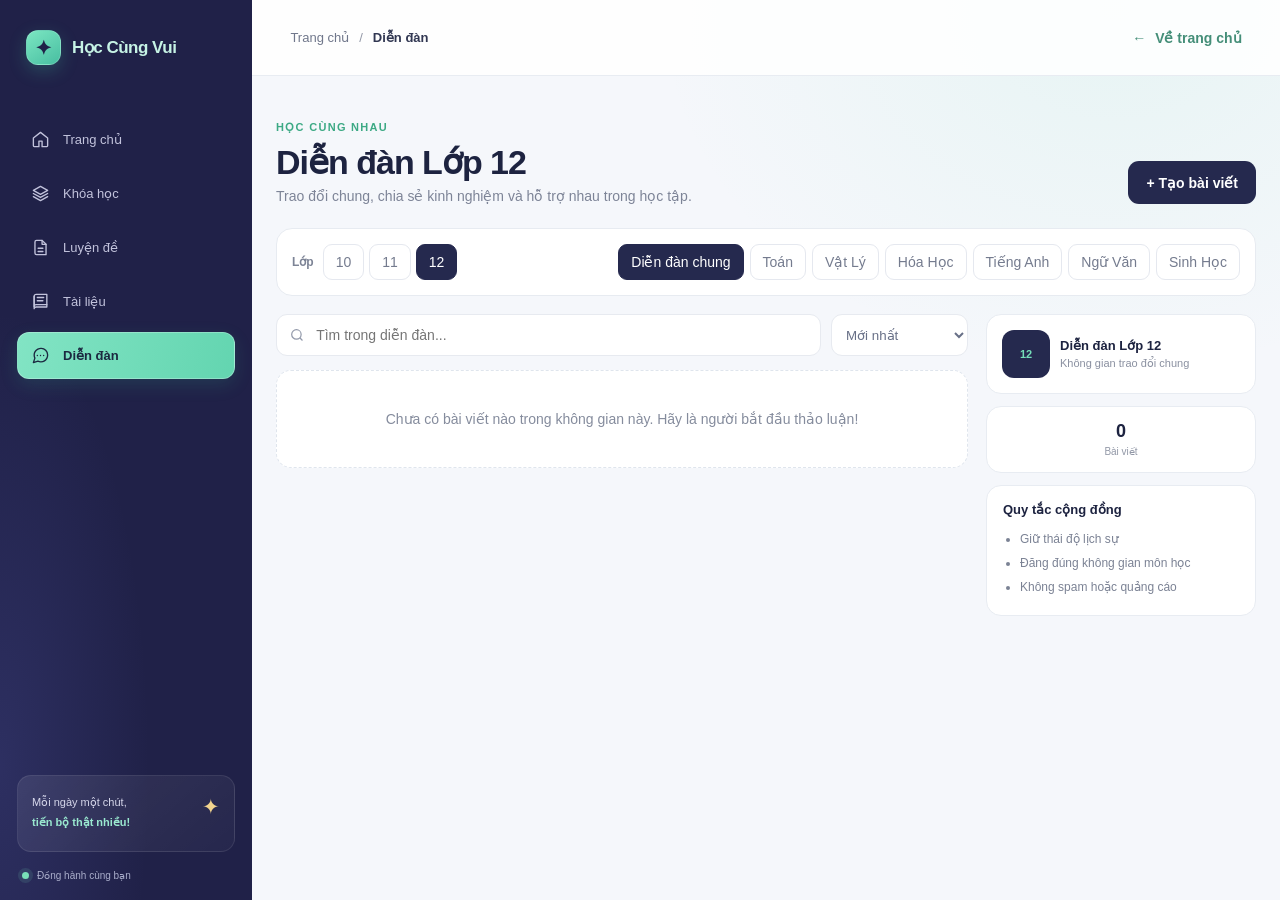
<file: du-an-dien-dan/html/dien_dan.html>
<!doctype html>
<html lang="vi">
  <head>
    <meta charset="UTF-8" />
    <meta name="viewport" content="width=device-width, initial-scale=1.0" />
    <meta name="description" content="Diễn đàn theo lớp và môn học dành cho học sinh THPT." />
    <title>Diễn đàn - Học Cùng Vui</title>
    <link rel="stylesheet" href="../css/style.css" />
    <link rel="stylesheet" href="../css/dien_dan.css" />
    <script src="../js/dien_dan.js" defer></script>
  </head>
  <body>
    <div class="app-shell forum-app-shell">
      <aside class="sidebar" aria-label="Điều hướng chính">
        <a class="brand" href="index.html" aria-label="Học Cùng Vui - Trang chủ">
          <span class="brand-mark" aria-hidden="true">✦</span>
          <span>Học Cùng Vui</span>
        </a>
        <nav class="main-nav" aria-label="Danh mục">
          <a class="nav-link" href="index.html"><svg viewBox="0 0 24 24" aria-hidden="true"><path d="m3 10 9-7 9 7v10a1 1 0 0 1-1 1h-6v-7h-4v7H4a1 1 0 0 1-1-1z" /></svg><span>Trang chủ</span></a>
          <a class="nav-link" href="khoa_hoc.html?grade=12"><svg viewBox="0 0 24 24" aria-hidden="true"><path d="m12 3 9 5-9 5-9-5 9-5Z" /><path d="m3 12 9 5 9-5M3 16l9 5 9-5" /></svg><span>Khóa học</span></a>
          <a class="nav-link" href="luyen_de.html?grade=12"><svg viewBox="0 0 24 24" aria-hidden="true"><path d="M7 3h7l5 5v13H7a2 2 0 0 1-2-2V5a2 2 0 0 1 2-2Z" /><path d="M14 3v5h5M9 13h6M9 17h6" /></svg><span>Luyện đề</span></a>
          <a class="nav-link" href="tai_lieu.html?grade=12"><svg viewBox="0 0 24 24" aria-hidden="true"><path d="M4 5.5A2.5 2.5 0 0 1 6.5 3H20v16H6.5A2.5 2.5 0 0 0 4 21z" /><path d="M4 5.5v13A2.5 2.5 0 0 1 6.5 16H20M8 7h8M8 11h7" /></svg><span>Tài liệu</span></a>
          <a class="nav-link is-active" href="dien_dan.html" aria-current="page"><svg viewBox="0 0 24 24" aria-hidden="true"><path d="M21 11.5a8.4 8.4 0 0 1-.9 3.8 8.5 8.5 0 0 1-7.6 4.7 8.4 8.4 0 0 1-3.8-.9L3 21l1.9-5.7a8.4 8.4 0 0 1-.9-3.8A8.5 8.5 0 0 1 8.7 3.9a8.4 8.4 0 0 1 3.8-.9h.5a8.5 8.5 0 0 1 8 8z" /><path d="M8 12h.01M12 12h.01M16 12h.01" /></svg><span>Diễn đàn</span></a>
        </nav>
        <div class="sidebar-note"><span class="note-sparkle" aria-hidden="true">✦</span><p>Mỗi ngày một chút,<br /><strong>tiến bộ thật nhiều!</strong></p></div>
        <div class="sidebar-bottom"><span class="online-dot" aria-hidden="true"></span><span>Đồng hành cùng bạn</span></div>
      </aside>

      <div class="page-content forum-page">
        <header class="forum-topbar">
          <div class="forum-breadcrumb"><a href="index.html">Trang chủ</a><span>/</span><strong>Diễn đàn</strong></div>
          <a class="forum-home-link" href="index.html"><span aria-hidden="true">←</span> Về trang chủ</a>
        </header>

        <main class="forum-main">
          <section class="forum-heading">
            <div>
              <span class="forum-eyebrow">HỌC CÙNG NHAU</span>
              <h1 id="forum-title">Diễn đàn Lớp 12</h1>
              <p id="forum-description">Trao đổi chung, chia sẻ kinh nghiệm và hỗ trợ nhau trong học tập.</p>
            </div>
            <button class="forum-compose-button" type="button" id="open-compose">+ Tạo bài viết</button>
          </section>

          <section class="forum-space-filters" aria-label="Chọn không gian diễn đàn">
            <div class="grade-space">
              <span>Lớp</span>
              <div role="group" aria-label="Chọn lớp">
                <button type="button" data-grade="10">10</button>
                <button type="button" data-grade="11">11</button>
                <button type="button" class="is-selected" data-grade="12" aria-pressed="true">12</button>
              </div>
            </div>
            <div class="subject-space">
              <button type="button" class="is-selected" data-space="class" aria-pressed="true">Diễn đàn chung</button>
              <button type="button" data-space="subject" data-subject="Toán">Toán</button>
              <button type="button" data-space="subject" data-subject="Vật Lý">Vật Lý</button>
              <button type="button" data-space="subject" data-subject="Hóa Học">Hóa Học</button>
              <button type="button" data-space="subject" data-subject="Tiếng Anh">Tiếng Anh</button>
              <button type="button" data-space="subject" data-subject="Ngữ Văn">Ngữ Văn</button>
              <button type="button" data-space="subject" data-subject="Sinh Học">Sinh Học</button>
            </div>
          </section>

          <div class="forum-layout">
            <section class="forum-feed" aria-label="Danh sách bài viết">
              <div class="forum-feed-tools">
                <label class="forum-search"><svg viewBox="0 0 24 24" aria-hidden="true"><circle cx="11" cy="11" r="7" /><path d="m20 20-4-4" /></svg><span class="sr-only">Tìm bài viết</span><input id="forum-search" type="search" placeholder="Tìm trong diễn đàn..." /></label>
                <select id="forum-sort" aria-label="Sắp xếp bài viết"><option value="latest">Mới nhất</option><option value="popular">Nhiều thích</option><option value="comment">Nhiều bình luận</option></select>
              </div>
              <div id="forum-post-list" aria-live="polite"></div>
            </section>

            <aside class="forum-sidebar" aria-label="Thông tin diễn đàn">
              <section class="forum-info-card"><span class="forum-info-icon" aria-hidden="true">12</span><div><strong id="side-title">Diễn đàn Lớp 12</strong><p id="side-description">Không gian trao đổi chung</p></div></section>
              <section class="forum-stats"><div><strong id="post-count">0</strong><span>Bài viết</span></div></section>
              <section class="forum-guidelines"><h2>Quy tắc cộng đồng</h2><ul><li>Giữ thái độ lịch sự</li><li>Đăng đúng không gian môn học</li><li>Không spam hoặc quảng cáo</li></ul></section>
            </aside>
          </div>
        </main>
      </div>
    </div>

    <dialog class="compose-dialog" id="compose-dialog">
      <form id="compose-form">
        <div class="compose-head"><div><span class="forum-eyebrow">BÀI VIẾT MỚI</span><h2>Chia sẻ câu hỏi hoặc ý kiến</h2></div><button type="button" id="close-compose" aria-label="Đóng">×</button></div>
        <label>Tiêu đề<input id="post-title" name="title" maxlength="120" required placeholder="Nhập tiêu đề..." /></label>
        <label>Nội dung<textarea id="post-content" name="content" maxlength="1000" required rows="5" placeholder="Nội dung bạn muốn chia sẻ..."></textarea></label>
        <div class="compose-location"><span>Đăng vào:</span><strong id="compose-location">Diễn đàn Lớp 12</strong></div>
        <div class="compose-actions"><button type="button" class="compose-cancel" id="cancel-compose">Hủy</button><button type="submit" class="compose-submit">Đăng bài</button></div>
      </form>
    </dialog>
  </body>
</html>
</file>
<file: du-an-dien-dan/css/style.css>
:root {
  color-scheme: light;
  --ink: #1d2340;
  --muted: #85899c;
  --navy: #202148;
  --mint: #72dcb8;
  --mint-dark: #36ba91;
  --paper: #f5f7fb;
  --line: #edf0f5;
  --card-shadow: 0 8px 24px rgb(34 45 76 / 5%);
}

* {
  box-sizing: border-box;
}

html {
  min-width: 320px;
  scroll-behavior: smooth;
  scroll-padding-top: 30px;
}

body {
  margin: 0;
  background:
    radial-gradient(ellipse at 87% 1%, rgb(114 220 184 / 11%), transparent 29%),
    var(--paper);
  color: var(--ink);
  font-family: "Be Vietnam Pro", "Segoe UI", Arial, sans-serif;
  font-size: 14px;
  -webkit-font-smoothing: antialiased;
}

button,
input {
  font: inherit;
}

button,
a {
  -webkit-tap-highlight-color: transparent;
}

a {
  color: inherit;
  text-decoration: none;
}

.sr-only {
  position: absolute;
  width: 1px;
  height: 1px;
  overflow: hidden;
  clip: rect(0, 0, 0, 0);
  white-space: nowrap;
  clip-path: inset(50%);
}

.app-shell {
  min-height: 100vh;
}

.sidebar {
  position: fixed;
  inset: 0 auto 0 0;
  z-index: 5;
  display: flex;
  width: 252px;
  flex-direction: column;
  padding: 28px 17px 19px;
  background:
    radial-gradient(ellipse at 0% 85%, rgb(105 112 211 / 18%), transparent 42%),
    var(--navy);
  color: #fff;
}

.brand {
  display: flex;
  align-items: center;
  gap: 11px;
  padding: 2px 9px;
  color: #c6f3e5;
  font-size: 17px;
  font-weight: 700;
  letter-spacing: -0.5px;
}

.brand-mark {
  display: grid;
  width: 35px;
  height: 35px;
  place-items: center;
  border: 1px solid rgb(255 255 255 / 15%);
  border-radius: 12px;
  background: linear-gradient(145deg, #7be6c2, #48bea1);
  box-shadow: 0 6px 18px rgb(70 201 163 / 23%);
  color: #202148;
  font-size: 20px;
}

.account-close:focus-visible,
.account-link:focus-visible {
  outline: 2px solid #70daba;
  outline-offset: 3px;
}

.account-popover {
  position: absolute;
  top: calc(100% + 11px);
  right: 0;
  z-index: 20;
  width: min(300px, calc(100vw - 32px));
  padding: 16px;
  border: 1px solid #e8ebf1;
  border-radius: 15px;
  background: #fff;
  box-shadow: 0 16px 40px rgb(22 28 62 / 19%);
  color: var(--ink);
}

.account-popover[hidden] {
  display: none;
}

.account-popover-head {
  display: flex;
  align-items: flex-start;
  gap: 10px;
  padding-bottom: 14px;
  border-bottom: 1px solid #edf0f4;
}

.account-avatar {
  width: 42px;
  height: 42px;
  font-size: 11px;
}

.account-identity {
  min-width: 0;
  flex: 1;
  padding-top: 2px;
}

.account-label {
  color: #9298a8;
  font-size: 7px;
  font-weight: 700;
  letter-spacing: 0.8px;
}

.account-identity h2 {
  margin: 4px 0 2px;
  color: #2c324d;
  font-size: 13px;
}

.account-identity p {
  margin: 0;
  color: #888e9f;
  font-size: 9px;
}

.account-close {
  display: grid;
  width: 25px;
  height: 25px;
  flex: 0 0 auto;
  place-items: center;
  padding: 0;
  border: 0;
  border-radius: 7px;
  background: #f3f5f8;
  color: #777d8e;
  font-size: 18px;
  line-height: 1;
  cursor: pointer;
}

.account-details {
  display: grid;
  margin: 4px 0 0;
}

.account-details div {
  display: flex;
  align-items: center;
  justify-content: space-between;
  gap: 12px;
  padding: 10px 0;
  border-bottom: 1px solid #f0f2f5;
  font-size: 9px;
}

.account-details dt {
  color: #898fa0;
}

.account-details dd {
  margin: 0;
  color: #474d62;
  font-weight: 600;
  text-align: right;
}

.account-link {
  display: flex;
  align-items: center;
  justify-content: space-between;
  margin-top: 12px;
  padding: 10px 11px;
  border-radius: 9px;
  background: #eef9f4;
  color: #348f70;
  font-size: 9px;
  font-weight: 600;
}

.account-link[hidden] {
  display: none;
}

.main-nav {
  display: grid;
  gap: 7px;
  margin-top: 49px;
}

.nav-link {
  display: flex;
  min-height: 47px;
  align-items: center;
  gap: 13px;
  padding: 0 13px;
  border: 1px solid transparent;
  border-radius: 12px;
  color: #c2c3dc;
  font-size: 13px;
  font-weight: 500;
  transition: background 160ms ease, color 160ms ease, transform 160ms ease;
}

.nav-link:hover {
  transform: translateX(2px);
  background: rgb(255 255 255 / 7%);
  color: #fff;
}

.nav-link.is-active {
  border-color: rgb(255 255 255 / 25%);
  background: linear-gradient(105deg, #82e4c4, #63d5b0);
  box-shadow: 0 6px 18px rgb(53 192 147 / 15%);
  color: #1b2840;
  font-weight: 700;
}

.nav-link svg {
  width: 19px;
  height: 19px;
  flex: 0 0 auto;
  fill: none;
  stroke: currentColor;
  stroke-linecap: round;
  stroke-linejoin: round;
  stroke-width: 1.7;
}

.sidebar-note {
  position: relative;
  overflow: hidden;
  margin-top: auto;
  padding: 17px 14px 18px;
  border: 1px solid rgb(255 255 255 / 9%);
  border-radius: 14px;
  background: linear-gradient(140deg, rgb(255 255 255 / 9%), rgb(255 255 255 / 3%));
  color: #d6d7eb;
  font-size: 11px;
  line-height: 1.8;
}

.sidebar-note p {
  margin: 0;
}

.sidebar-note strong {
  color: #9ae9d0;
  font-weight: 600;
}

.note-sparkle {
  position: absolute;
  top: 12px;
  right: 14px;
  color: #f2d48e;
  font-size: 21px;
}

.sidebar-bottom {
  display: flex;
  align-items: center;
  gap: 8px;
  padding: 18px 5px 0;
  color: #aaaecb;
  font-size: 10px;
}

.online-dot,
.live-dot {
  width: 7px;
  height: 7px;
  border-radius: 50%;
  background: #79e0b8;
  box-shadow: 0 0 0 4px rgb(121 224 184 / 12%);
}

.page-content {
  min-height: 100vh;
  margin-left: 252px;
}

.topbar {
  position: sticky;
  top: 0;
  z-index: 4;
  display: flex;
  height: 80px;
  align-items: center;
  justify-content: space-between;
  gap: 25px;
  padding: 0 43px;
  border-bottom: 1px solid rgb(231 235 241 / 75%);
  background: rgb(255 255 255 / 89%);
  backdrop-filter: blur(16px);
}

.search-box {
  display: flex;
  width: min(460px, 48%);
  height: 42px;
  align-items: center;
  gap: 10px;
  padding: 0 12px;
  border: 1px solid #e8ebf1;
  border-radius: 11px;
  background: #fff;
  color: #9095a6;
}

.search-box:focus-within {
  border-color: #9bdcc8;
  box-shadow: 0 0 0 3px rgb(113 219 184 / 15%);
}

.search-box svg {
  width: 17px;
  height: 17px;
  flex: 0 0 auto;
  fill: none;
  stroke: currentColor;
  stroke-linecap: round;
  stroke-width: 1.8;
}

.search-box input {
  width: 100%;
  min-width: 0;
  border: 0;
  outline: 0;
  background: transparent;
  color: var(--ink);
  font-size: 11px;
}

.search-box input::placeholder {
  color: #a4a7b3;
}

.search-box kbd {
  flex: 0 0 auto;
  padding: 3px 5px;
  border: 1px solid #eef0f4;
  border-radius: 5px;
  color: #a1a5b1;
  font-family: inherit;
  font-size: 9px;
}

.topbar-actions {
  position: relative;
  display: flex;
  align-items: center;
  gap: 19px;
}

.icon-button,
.profile-button {
  border: 0;
  background: none;
  cursor: pointer;
}

.notification-button {
  position: relative;
  display: grid;
  width: 28px;
  height: 34px;
  place-items: center;
  color: #555b70;
}

.notification-button svg {
  width: 18px;
  height: 18px;
  fill: none;
  stroke: currentColor;
  stroke-linecap: round;
  stroke-linejoin: round;
  stroke-width: 1.7;
}

.notification-dot {
  position: absolute;
  top: 6px;
  right: 2px;
  width: 7px;
  height: 7px;
  border: 1px solid #fff;
  border-radius: 50%;
  background: #f16f76;
}

.notification-popover {
  position: absolute;
  top: calc(100% + 12px);
  right: 0;
  z-index: 20;
  width: min(340px, calc(100vw - 28px));
  overflow: hidden;
  border: 1px solid #e8ebf1;
  border-radius: 15px;
  background: #fff;
  box-shadow: 0 16px 40px rgb(22 28 62 / 19%);
  color: var(--ink);
}

.notification-popover[hidden] {
  display: none;
}

.notification-popover-header {
  display: flex;
  align-items: center;
  justify-content: space-between;
  gap: 10px;
  padding: 15px 16px 12px;
  border-bottom: 1px solid #edf0f4;
}

.notification-popover-header h2 {
  display: flex;
  align-items: center;
  gap: 8px;
  margin: 4px 0 0;
  color: #2c324d;
  font-size: 14px;
}

.notification-count {
  padding: 4px 7px;
  border-radius: 10px;
  background: #eaf8f2;
  color: #389774;
  font-size: 8px;
  font-weight: 600;
}

.mark-read-button {
  padding: 5px 0;
  border: 0;
  background: transparent;
  color: #48a985;
  font-size: 8px;
  font-weight: 600;
  white-space: nowrap;
  cursor: pointer;
}

.mark-read-button:disabled {
  color: #a4a9b5;
  cursor: default;
}

.notification-list {
  display: grid;
}

.notification-item {
  display: flex;
  align-items: flex-start;
  gap: 10px;
  padding: 12px 14px;
  border-bottom: 1px solid #f0f2f5;
  transition: background 150ms ease;
}

.notification-item:last-child {
  border-bottom: 0;
}

.notification-item:hover {
  background: #f8fbfa;
}

.notification-item.is-unread {
  background: #f7fcf9;
}

.notification-type {
  display: grid;
  width: 34px;
  height: 34px;
  flex: 0 0 auto;
  place-items: center;
  border-radius: 10px;
  font-size: 8px;
  font-weight: 700;
}

.notification-type-exam {
  background: #eaf1ff;
  color: #5e7db1;
}

.notification-type-course {
  background: #e9f8f0;
  color: #45a27d;
}

.notification-type-resource {
  background: #fff0ee;
  color: #cb7067;
}

.notification-copy {
  display: grid;
  min-width: 0;
  flex: 1;
  gap: 4px;
}

.notification-copy strong {
  color: #454b60;
  font-size: 9px;
  font-weight: 600;
}

.notification-copy > span {
  color: #83899a;
  font-size: 8px;
  line-height: 1.5;
}

.notification-copy time {
  color: #a0a5b1;
  font-size: 7px;
}

.notification-unread-dot {
  width: 7px;
  height: 7px;
  flex: 0 0 auto;
  margin-top: 5px;
  border-radius: 50%;
  background: #54c39a;
}

.notification-item:not(.is-unread) .notification-unread-dot {
  visibility: hidden;
}

.notification-button:focus-visible,
.mark-read-button:focus-visible {
  outline: 2px solid #45b58e;
  outline-offset: 3px;
}

.profile-button {
  display: flex;
  align-items: center;
  gap: 10px;
  padding: 0;
  text-align: left;
}

.profile-menu {
  position: relative;
}

.profile-copy {
  display: grid;
  gap: 3px;
}

.profile-copy strong {
  color: #34384c;
  font-size: 10px;
  font-weight: 600;
}

.profile-copy small {
  color: #9a9eab;
  font-size: 9px;
}

.avatar {
  display: grid;
  width: 31px;
  height: 31px;
  flex: 0 0 auto;
  place-items: center;
  border: 2px solid #fff;
  border-radius: 50%;
  background: #e8f1ff;
  color: #41618b;
  font-size: 9px;
  font-weight: 700;
}

.avatar-header {
  width: 34px;
  height: 34px;
  background: linear-gradient(145deg, #c0e8e4, #f8d7b8);
  color: #4a6365;
}

.dashboard {
  width: min(100%, 1400px);
  margin: 0 auto;
  padding: 30px 43px 24px;
}

.welcome-row,
.section-heading {
  display: flex;
  align-items: flex-end;
  justify-content: space-between;
  gap: 18px;
}

.eyebrow,
.small-label {
  display: block;
  margin: 0 0 7px;
  color: #9ba0b0;
  font-size: 9px;
  font-weight: 700;
  letter-spacing: 1.15px;
}

.welcome-row h1 {
  margin: 0;
  color: #272d49;
  font-size: clamp(20px, 2vw, 25px);
  font-weight: 700;
  letter-spacing: -0.9px;
}

.welcome-row h1 span {
  font-size: 20px;
}

.welcome-subtitle {
  margin: 6px 0 0;
  color: #8d92a4;
  font-size: 11px;
}

.text-link {
  color: #41ae8b;
  font-size: 10px;
  font-weight: 600;
  white-space: nowrap;
}

.text-link span,
.button span {
  margin-left: 5px;
  font-size: 13px;
}

.hero-grid {
  display: grid;
  grid-template-columns: 1fr;
  gap: 14px;
  margin-top: 23px;
}

.exam-banner {
  display: flex;
  align-items: center;
  position: relative;
  min-height: 171px;
  overflow: hidden;
  padding: 24px 28px;
  border-radius: 17px;
  background:
    radial-gradient(ellipse at 77% 6%, rgb(255 255 255 / 22%), transparent 30%),
    linear-gradient(113deg, #292950 0%, #474f87 49%, #6bd3af 100%);
  color: #fff;
}

.banner-content {
  position: relative;
  z-index: 2;
}

.banner-kicker {
  display: inline-flex;
  align-items: center;
  gap: 8px;
  color: rgb(255 255 255 / 75%);
  font-size: 8px;
  font-weight: 700;
  letter-spacing: 1.4px;
}

.banner-kicker .live-dot {
  width: 6px;
  height: 6px;
  box-shadow: none;
}

.banner-content h2 {
  margin: 12px 0 3px;
  font-size: clamp(14px, 1.5vw, 18px);
  font-weight: 500;
  letter-spacing: -0.4px;
}

.banner-content p {
  margin: 0;
  color: #eff2ff;
  font-size: clamp(22px, 2.5vw, 30px);
  letter-spacing: -1px;
}

.banner-content p strong {
  color: #fff1bd;
  font-size: 1.35em;
  font-weight: 700;
}

.banner-caption {
  display: inline-block;
  margin-top: 9px;
  color: rgb(255 255 255 / 66%);
  font-size: 9px;
}

.banner-orbit {
  position: absolute;
  border: 1px solid rgb(255 255 255 / 12%);
  border-radius: 50%;
}

.orbit-one {
  top: -133px;
  right: -9px;
  width: 310px;
  height: 310px;
}

.orbit-two {
  top: -90px;
  right: 34px;
  width: 225px;
  height: 225px;
}

.banner-illustration {
  position: absolute;
  right: 20px;
  bottom: 0;
  width: 170px;
  height: 153px;
  opacity: 0.82;
}

.sun-disc {
  position: absolute;
  top: 18px;
  right: 24px;
  width: 93px;
  height: 93px;
  border-radius: 50%;
  background: linear-gradient(145deg, rgb(255 236 176 / 50%), rgb(255 255 255 / 10%));
}

.book {
  position: absolute;
  right: 23px;
  bottom: 20px;
  width: 98px;
  height: 47px;
  border: 1px solid rgb(255 255 255 / 32%);
  border-radius: 8px 8px 4px 4px;
  box-shadow: 0 8px 15px rgb(20 30 55 / 12%);
}

.book-back {
  transform: rotate(-15deg) translate(-7px, -9px);
  background: #a7e6d1;
}

.book-front {
  transform: rotate(-7deg);
  background: linear-gradient(165deg, #fff5da, #f0c991);
}

.plant {
  position: absolute;
  right: 126px;
  bottom: 17px;
  color: #c2f4d8;
  font-size: 37px;
}

.button {
  display: inline-flex;
  min-height: 34px;
  align-items: center;
  justify-content: center;
  border: 0;
  border-radius: 9px;
  font-size: 9px;
  font-weight: 600;
  transition: transform 160ms ease, filter 160ms ease;
}

.button:hover {
  transform: translateY(-1px);
  filter: brightness(0.98);
}

.subject-section {
  margin-top: 31px;
}

.section-heading h2 {
  margin: 0;
  color: #282e49;
  font-size: 16px;
  font-weight: 700;
  letter-spacing: -0.4px;
}

.section-heading .small-label {
  margin-bottom: 4px;
  font-size: 8px;
}

.grade-filter {
  display: flex;
  align-items: center;
  gap: 7px;
  margin: 15px 0 12px;
}

.grade-filter button {
  display: inline-flex;
  min-height: 28px;
  align-items: center;
  padding: 0 12px;
  border: 1px solid #e5e9f0;
  border-radius: 20px;
  background: #fff;
  color: #74798a;
  font-size: 9px;
  font-weight: 500;
  cursor: pointer;
  transition: border-color 150ms ease, background 150ms ease;
}

.grade-filter button:hover {
  border-color: #7bdcba;
}

.grade-filter button:focus-visible {
  outline: 2px solid #45b58e;
  outline-offset: 2px;
}

.grade-filter .is-selected {
  border-color: var(--navy);
  background: var(--navy);
  color: #fff;
}

.grade-current {
  padding-left: 4px;
  color: #9ca1b0;
  font-size: 8px;
  font-weight: 700;
  letter-spacing: 0.8px;
}

.subject-grid {
  display: grid;
  grid-template-columns: repeat(3, minmax(0, 1fr));
  gap: 10px;
}

.subject-card {
  position: relative;
  display: flex;
  min-height: 62px;
  align-items: center;
  gap: 10px;
  overflow: hidden;
  padding: 10px 12px;
  border: 1px solid transparent;
  border-radius: 12px;
  transition: transform 160ms ease, box-shadow 160ms ease;
}

.subject-card:hover {
  transform: translateY(-2px);
  box-shadow: 0 7px 17px rgb(31 39 70 / 10%);
}

.subject-math {
  border-color: #ceefe3;
  background: linear-gradient(110deg, #dcf8ed, #eafaf3);
  color: #278b6d;
}

.subject-physics {
  border-color: #e8e0ff;
  background: linear-gradient(110deg, #eee9ff, #f5f0ff);
  color: #6858bc;
}

.subject-chemistry {
  border-color: #d9eefa;
  background: linear-gradient(110deg, #e2f5ff, #edf9ff);
  color: #3982a7;
}

.subject-english {
  border-color: #e0e4ff;
  background: linear-gradient(110deg, #e9ebff, #f2f3ff);
  color: #505fae;
}

.subject-literature {
  border-color: #f8e3d8;
  background: linear-gradient(110deg, #fff0e7, #fff6f0);
  color: #c27553;
}

.subject-biology {
  border-color: #dff0d8;
  background: linear-gradient(110deg, #edf8e8, #f4faef);
  color: #6b9c50;
}

.subject-icon {
  display: grid;
  width: 35px;
  height: 35px;
  flex: 0 0 auto;
  place-items: center;
  border: 1px solid rgb(255 255 255 / 85%);
  border-radius: 10px;
  background: rgb(255 255 255 / 74%);
  box-shadow: 0 2px 5px rgb(30 45 68 / 4%);
  font-size: 18px;
  font-weight: 700;
}

.subject-name {
  font-size: 11px;
  font-weight: 700;
}

.subject-meta {
  margin-left: auto;
  padding: 4px 6px;
  border-radius: 6px;
  background: rgb(255 255 255 / 64%);
  font-size: 8px;
  white-space: nowrap;
}

.subject-arrow {
  display: none;
  font-size: 11px;
}

.content-grid {
  display: grid;
  grid-template-columns: 1fr;
  gap: 14px;
  margin-top: 22px;
}

.panel {
  min-width: 0;
  padding: 19px;
  border: 1px solid #e9edf3;
  border-radius: 15px;
  background: #fff;
  box-shadow: var(--card-shadow);
}

.compact-heading {
  align-items: center;
  margin-bottom: 11px;
}

.compact-heading h2 {
  font-size: 14px;
}

.compact-heading .text-link {
  font-size: 9px;
}

.exam-list {
  display: grid;
}

.exam-row {
  display: flex;
  min-height: 52px;
  align-items: center;
  gap: 10px;
  border-top: 1px solid #f0f2f5;
}

.exam-subject-badge {
  display: grid;
  width: 34px;
  height: 32px;
  flex: 0 0 auto;
  place-items: center;
  border-radius: 9px;
  font-size: 8px;
  font-weight: 800;
}

.badge-math {
  background: #e2f7ee;
  color: #36a17b;
}

.badge-physics {
  background: #f0edff;
  color: #7865c4;
}

.badge-chemistry {
  background: #e7f6ff;
  color: #478bb1;
}

.badge-english {
  background: #fff1e8;
  color: #c47b57;
}

.exam-info {
  display: grid;
  min-width: 0;
  gap: 4px;
}

.exam-info strong {
  overflow: hidden;
  color: #4c5163;
  font-size: 9px;
  font-weight: 600;
  text-overflow: ellipsis;
  white-space: nowrap;
}

.exam-info span {
  color: #9da2af;
  font-size: 8px;
}

.exam-info i {
  padding: 0 3px;
  font-style: normal;
}

.button-soft {
  min-width: 70px;
  min-height: 28px;
  margin-left: auto;
  padding: 0 8px;
  background: #e8f8f1;
  color: #348f70;
  white-space: nowrap;
}

.button-soft span {
  margin-left: 3px;
}

.avatar-gold {
  background: #fff2cc;
  color: #ac7c22;
}

.avatar-blue {
  background: #e2edff;
  color: #5478ac;
}

.extra-section {
  margin-top: 33px;
  scroll-margin-top: 99px;
}

.course-catalog-grid {
  display: grid;
  grid-template-columns: repeat(3, minmax(0, 1fr));
  gap: 12px;
  margin-top: 14px;
}

.course-card {
  display: flex;
  min-width: 0;
  min-height: 205px;
  flex-direction: column;
  padding: 15px;
  border: 1px solid #e9edf3;
  border-radius: 13px;
  background: #fff;
  box-shadow: var(--card-shadow);
  transition: transform 160ms ease, box-shadow 160ms ease;
}

.course-card:hover {
  transform: translateY(-2px);
  box-shadow: 0 11px 26px rgb(34 45 76 / 9%);
}

.course-card-head {
  display: flex;
  align-items: center;
  gap: 10px;
}

.course-card-icon {
  display: grid;
  width: 39px;
  height: 39px;
  flex: 0 0 auto;
  place-items: center;
  border-radius: 11px;
  background: #f5f7fb;
  font-size: 19px;
  font-weight: 700;
}

.course-card-category {
  color: #858b9d;
  font-size: 8px;
  font-weight: 700;
  letter-spacing: 0.6px;
}

.course-card-level {
  display: inline-block;
  margin-top: 4px;
  color: #9da2af;
  font-size: 8px;
}

.course-card h3 {
  margin: 14px 0 6px;
  color: #3e455d;
  font-size: 11px;
  line-height: 1.6;
}

.course-card-description {
  margin: 0 0 14px;
  color: #858b9b;
  font-size: 9px;
  line-height: 1.7;
}

.course-card-footer {
  display: flex;
  align-items: center;
  justify-content: space-between;
  gap: 8px;
  margin-top: auto;
  padding-top: 10px;
  border-top: 1px solid #f0f2f5;
}

.course-card-lessons {
  color: #8d93a2;
  font-size: 8px;
}

.course-card-link {
  color: #3da47f;
  font-size: 8px;
  font-weight: 600;
  white-space: nowrap;
}

.resource-list {
  display: grid;
  gap: 8px;
  margin-top: 14px;
}

.resource-item {
  display: flex;
  min-height: 64px;
  align-items: center;
  gap: 12px;
  padding: 9px 13px;
  border: 1px solid #e9edf3;
  border-radius: 11px;
  background: #fff;
  transition: border-color 150ms ease, transform 150ms ease;
}

.resource-item:hover {
  transform: translateX(2px);
  border-color: #b6e8d5;
}

.resource-icon {
  display: grid;
  width: 37px;
  height: 38px;
  flex: 0 0 auto;
  place-items: center;
  border-radius: 9px;
  font-size: 9px;
  font-weight: 800;
}

.pdf-icon {
  background: #fff0ee;
  color: #dc7167;
}

.doc-icon {
  background: #eaf1ff;
  color: #5d81bd;
}

.note-icon {
  background: #eef9eb;
  color: #6caa5d;
  font-size: 18px;
}

.resource-item > span:nth-child(2) {
  display: grid;
  gap: 5px;
}

.resource-item strong {
  color: #505568;
  font-size: 10px;
  font-weight: 600;
}

.resource-item small {
  color: #9da2af;
  font-size: 8px;
}

.resource-download {
  display: grid;
  width: 27px;
  height: 27px;
  flex: 0 0 auto;
  place-items: center;
  margin-left: auto;
  border-radius: 8px;
  background: #f1f8f5;
  color: #55ac89;
}

.forum-highlight {
  position: relative;
  display: grid;
  grid-template-columns: minmax(200px, 0.8fr) minmax(0, 1.2fr);
  gap: 25px;
  overflow: hidden;
  margin-top: 34px;
  padding: 25px;
  border: 1px solid #e3eaf0;
  border-radius: 16px;
  background: linear-gradient(115deg, #eefaf5, #f5f7ff);
  scroll-margin-top: 99px;
}

.forum-copy,
.forum-conversation {
  position: relative;
  z-index: 1;
}

.forum-copy h2 {
  margin: 7px 0 8px;
  color: #2b3453;
  font-size: 19px;
  line-height: 1.4;
  letter-spacing: -0.5px;
}

.forum-copy p {
  max-width: 245px;
  margin: 0 0 14px;
  color: #83899b;
  font-size: 9px;
  line-height: 1.8;
}

.button-dark {
  min-height: 32px;
  padding: 0 12px;
  background: #28294f;
  color: #fff;
}

.conversation-card {
  display: flex;
  gap: 10px;
  padding: 12px;
  border: 1px solid rgb(232 237 244 / 90%);
  border-radius: 11px;
  background: rgb(255 255 255 / 86%);
}

.conversation-card + .conversation-card {
  margin-top: 8px;
}

.conversation-card .avatar {
  width: 29px;
  height: 29px;
}

.conversation-card > div {
  min-width: 0;
}

.conversation-card strong {
  color: #51566a;
  font-size: 9px;
}

.conversation-card strong span {
  color: #a2a6b1;
  font-size: 8px;
  font-weight: 400;
}

.conversation-card p {
  margin: 6px 0;
  color: #6e7487;
  font-size: 9px;
  line-height: 1.6;
}

.conversation-card small {
  color: #99a0ae;
  font-size: 8px;
}

.conversation-reply {
  margin-left: 28px;
  background: rgb(255 255 255 / 65%);
}

.forum-decoration {
  position: absolute;
  top: -35px;
  right: 15px;
  color: rgb(98 196 160 / 12%);
  font-size: 135px;
}

.page-footer {
  display: flex;
  justify-content: space-between;
  gap: 12px;
  padding: 22px 2px 4px;
  color: #a2a6b2;
  font-size: 8px;
}

.page-footer span:last-child {
  text-align: right;
}

@media (min-width: 1500px) {
  .dashboard {
    padding-right: 55px;
    padding-left: 55px;
  }

  .topbar {
    padding-right: 55px;
    padding-left: 55px;
  }
}

@media (max-width: 1100px) {
  .sidebar {
    width: 218px;
  }

  .page-content {
    margin-left: 218px;
  }

  .topbar {
    padding-right: 27px;
    padding-left: 27px;
  }

  .dashboard {
    padding-right: 27px;
    padding-left: 27px;
  }

  .subject-card {
    gap: 8px;
    padding-right: 9px;
    padding-left: 9px;
  }

  .subject-meta {
    font-size: 7px;
  }

  .content-grid {
    grid-template-columns: minmax(0, 1.5fr) minmax(215px, 0.9fr);
  }
}

@media (max-width: 820px) {
  .sidebar {
    position: sticky;
    inset: 0 0 auto;
    width: 100%;
    height: auto;
    padding: 11px 16px 9px;
  }

  .brand {
    padding: 0 2px;
    font-size: 15px;
  }

  .brand-mark {
    width: 31px;
    height: 31px;
  }

  .main-nav {
    display: flex;
    gap: 5px;
    overflow-x: auto;
    margin-top: 10px;
    padding-bottom: 1px;
    scrollbar-width: none;
  }

  .main-nav::-webkit-scrollbar {
    display: none;
  }

  .nav-link {
    min-height: 36px;
    flex: 0 0 auto;
    gap: 7px;
    padding: 0 10px;
    border-radius: 9px;
    font-size: 10px;
  }

  .nav-link svg {
    width: 15px;
    height: 15px;
  }

  .sidebar-note,
  .sidebar-bottom {
    display: none;
  }

  .page-content {
    margin-left: 0;
  }

  .topbar {
    position: relative;
    height: 64px;
    padding: 0 20px;
  }

  .dashboard {
    padding: 25px 20px 21px;
  }

  .banner-illustration {
    right: 5px;
    opacity: 0.58;
  }

  .content-grid {
    grid-template-columns: minmax(0, 1.35fr) minmax(205px, 0.9fr);
  }

  .panel {
    padding: 15px;
  }

  .course-catalog-grid {
    grid-template-columns: repeat(2, minmax(0, 1fr));
  }
}

@media (max-width: 620px) {
  .topbar {
    gap: 11px;
    padding: 0 14px;
  }

  .search-box {
    width: auto;
    flex: 1 1 auto;
  }

  .search-box kbd,
  .profile-copy {
    display: none;
  }

  .topbar-actions {
    gap: 9px;
  }

  .dashboard {
    padding: 22px 14px 18px;
  }

  .welcome-row {
    align-items: flex-start;
  }

  .welcome-row .text-link {
    display: none;
  }

  .welcome-row h1 {
    font-size: 20px;
  }

  .welcome-subtitle {
    font-size: 10px;
  }

  .hero-grid {
    grid-template-columns: 1fr;
    gap: 10px;
    margin-top: 17px;
  }

  .exam-banner {
    min-height: 159px;
    padding: 20px;
  }

  .banner-illustration {
    right: -7px;
  }

  .banner-content h2 {
    max-width: 210px;
  }

  .continue-card {
    min-height: 164px;
  }

  .subject-section {
    margin-top: 25px;
  }

  .section-heading h2 {
    font-size: 14px;
  }

  .subject-grid {
    grid-template-columns: repeat(2, minmax(0, 1fr));
    gap: 8px;
  }

  .subject-card {
    min-height: 59px;
    gap: 8px;
    padding: 8px;
  }

  .subject-icon {
    width: 30px;
    height: 30px;
  }

  .subject-name {
    font-size: 10px;
  }

  .subject-meta {
    display: none;
  }

  .subject-arrow {
    display: inline;
    margin-left: auto;
  }

  .content-grid {
    grid-template-columns: 1fr;
    gap: 10px;
    margin-top: 18px;
  }

  .course-catalog-grid {
    grid-template-columns: 1fr;
  }

  .panel {
    padding: 14px;
  }

  .extra-section {
    margin-top: 27px;
  }

  .forum-highlight {
    grid-template-columns: 1fr;
    gap: 17px;
    margin-top: 27px;
    padding: 19px 15px;
  }

  .forum-copy h2 br {
    display: none;
  }

  .forum-copy h2 {
    font-size: 17px;
  }

  .forum-copy p {
    max-width: 320px;
  }

  .page-footer {
    font-size: 7px;
  }
}

@media (prefers-reduced-motion: reduce) {
  *,
  *::before,
  *::after {
    scroll-behavior: auto !important;
    transition-duration: 0.01ms !important;
  }
}
</file>
<file: du-an-dien-dan/css/dien_dan.css>
.forum-page { min-height: 100vh; }
.forum-topbar { display:flex; height:76px; align-items:center; justify-content:space-between; padding:0 clamp(20px,3vw,42px); border-bottom:1px solid #e8ecf2; background:rgb(255 255 255 / 88%); }
.forum-breadcrumb { display:flex; gap:10px; color:#9297a6; font-size:13px; }.forum-breadcrumb a{color:#70778b}.forum-breadcrumb strong{color:#313752}
.forum-home-link{color:#448e78;font-weight:650}.forum-home-link span{margin-right:5px}
.forum-main{width:min(1120px,calc(100% - 48px));margin:0 auto;padding:42px 0 60px}
.forum-heading{display:flex;align-items:flex-end;justify-content:space-between;gap:24px;margin-bottom:24px}.forum-eyebrow{color:#3ca984;font-size:11px;font-weight:800;letter-spacing:1.3px}.forum-heading h1{margin:8px 0 6px;font-size:34px;letter-spacing:-1px}.forum-heading p{margin:0;color:#7d8497}
.forum-compose-button{height:43px;padding:0 18px;border:0;border-radius:11px;background:#25294e;color:#fff;font-weight:700;cursor:pointer}.forum-compose-button:hover{background:#343962}
.forum-space-filters{display:flex;align-items:flex-end;justify-content:space-between;gap:16px;margin-bottom:18px;padding:15px;border:1px solid #e7ebf1;border-radius:16px;background:#fff}
.grade-space{display:flex;align-items:center;gap:9px}.grade-space>span{color:#7d8496;font-size:12px;font-weight:700}.grade-space div{display:flex;gap:5px}.grade-space button,.subject-space button{min-height:36px;padding:0 12px;border:1px solid #e5e8ef;border-radius:9px;background:#fff;color:#747b8e;cursor:pointer}.grade-space button.is-selected,.subject-space button.is-selected{border-color:#25294e;background:#25294e;color:#fff}
.subject-space{display:flex;flex-wrap:wrap;justify-content:flex-end;gap:6px}
.forum-layout{display:grid;grid-template-columns:minmax(0,1fr) 270px;gap:18px}.forum-feed-tools{display:flex;gap:10px;margin-bottom:12px}.forum-search{display:flex;height:42px;flex:1;align-items:center;gap:9px;padding:0 12px;border:1px solid #e7eaf0;border-radius:11px;background:#fff}.forum-search svg{width:17px;fill:none;stroke:#9299aa;stroke-width:1.8}.forum-search input{width:100%;border:0;outline:0}.forum-feed-tools select{height:42px;border:1px solid #e7eaf0;border-radius:11px;background:#fff;padding:0 10px;color:#687087}
.forum-post{margin-bottom:12px;padding:18px;border:1px solid #e8ecf2;border-radius:15px;background:#fff;box-shadow:0 6px 20px rgb(34 45 76 / 4%)}.forum-post-head{display:flex;align-items:center;gap:10px}.forum-avatar{display:grid;width:38px;height:38px;place-items:center;border-radius:50%;background:#dff6ed;color:#367d67;font-size:10px;font-weight:800}.forum-author{flex:1}.forum-author strong{display:block;font-size:13px}.forum-author span{color:#9298a7;font-size:11px}.forum-badge{padding:5px 8px;border-radius:7px;background:#eef7f3;color:#438c73;font-size:10px;font-weight:700}.forum-post h2{margin:14px 0 7px;font-size:17px}.forum-post-text{margin:0;color:#646b7d;line-height:1.65}.forum-post-actions{display:flex;align-items:center;gap:8px;margin-top:14px;padding-top:12px;border-top:1px solid #eff1f4}.forum-action{height:34px;padding:0 10px;border:0;border-radius:8px;background:#f5f7fa;color:#737a8c;cursor:pointer}.forum-action.is-liked{background:#e7f7ef;color:#2f9271}
.forum-empty{padding:40px;border:1px dashed #dfe5ed;border-radius:15px;text-align:center;color:#858c9d;background:#fff}
.forum-sidebar{display:grid;align-content:start;gap:12px}.forum-info-card,.forum-stats,.forum-guidelines{border:1px solid #e8ecf2;border-radius:15px;background:#fff}.forum-info-card{display:flex;align-items:center;gap:10px;padding:15px}.forum-info-icon{display:grid;width:48px;height:48px;place-items:center;border-radius:12px;background:#25294e;color:#75dfb9;font-size:11px;font-weight:800}.forum-info-card strong{display:block;font-size:13px}.forum-info-card p{margin:4px 0 0;color:#8a90a0;font-size:11px}.forum-stats{display:grid;grid-template-columns:1fr;padding:14px}.forum-stats div{text-align:center}.forum-stats strong{display:block;font-size:18px}.forum-stats span{color:#9298a7;font-size:10px}.forum-guidelines{padding:16px}.forum-guidelines h2{margin:0 0 10px;font-size:13px}.forum-guidelines ul{margin:0;padding-left:17px;color:#7b8294;font-size:12px;line-height:2}
.compose-dialog{width:min(560px,calc(100% - 32px));border:0;border-radius:18px;padding:0;box-shadow:0 24px 70px rgb(25 31 65 / 28%)}.compose-dialog::backdrop{background:rgb(30 34 62 / 38%);backdrop-filter:blur(3px)}.compose-dialog form{padding:22px}.compose-head{display:flex;justify-content:space-between}.compose-head h2{margin:7px 0 18px;font-size:21px}.compose-head button{width:32px;height:32px;border:0;border-radius:8px;background:#f1f3f6;color:#777d8f;font-size:20px;cursor:pointer}.compose-dialog label{display:grid;gap:7px;margin-top:12px;color:#626981;font-size:12px;font-weight:700}.compose-dialog input,.compose-dialog textarea{width:100%;border:1px solid #e2e6ed;border-radius:10px;padding:11px;outline:0;color:#303650;resize:vertical}.compose-dialog input:focus,.compose-dialog textarea:focus{border-color:#63cba7;box-shadow:0 0 0 3px rgb(99 203 167 / 12%)}.compose-location{display:flex;gap:7px;margin-top:13px;color:#858b9b;font-size:12px}.compose-location strong{color:#3d8c71}.compose-actions{display:flex;justify-content:flex-end;gap:8px;margin-top:18px}.compose-actions button{height:40px;padding:0 16px;border-radius:9px;font-weight:700;cursor:pointer}.compose-cancel{border:1px solid #e3e7ed;background:#fff;color:#737b8d}.compose-submit{border:0;background:#25294e;color:#fff}
@media(max-width:1100px){.forum-layout{grid-template-columns:minmax(0,1fr) 230px}.forum-space-filters{align-items:flex-start;flex-direction:column}.subject-space{justify-content:flex-start}}
@media(max-width:820px){.forum-main{width:min(100% - 32px,1120px)}.forum-layout{grid-template-columns:1fr}.forum-sidebar{grid-row:1}.forum-heading{align-items:flex-start}.forum-heading h1{font-size:27px}.forum-sidebar{grid-template-columns:1fr 1fr}.forum-guidelines{grid-column:1/-1}}
@media(max-width:620px){.forum-topbar{height:68px}.forum-home-link{font-size:0}.forum-home-link span{font-size:16px}.forum-heading{align-items:flex-end}.forum-heading p{display:none}.forum-compose-button{padding:0 12px;font-size:12px}.forum-space-filters{padding:10px}.subject-space{flex-wrap:nowrap;width:100%;overflow-x:auto}.subject-space button{flex:0 0 auto}.forum-feed-tools{flex-direction:column}.forum-feed-tools select{width:100%}.forum-sidebar{grid-template-columns:1fr}.forum-guidelines{grid-column:auto}.forum-post{padding:14px}}
</file>
